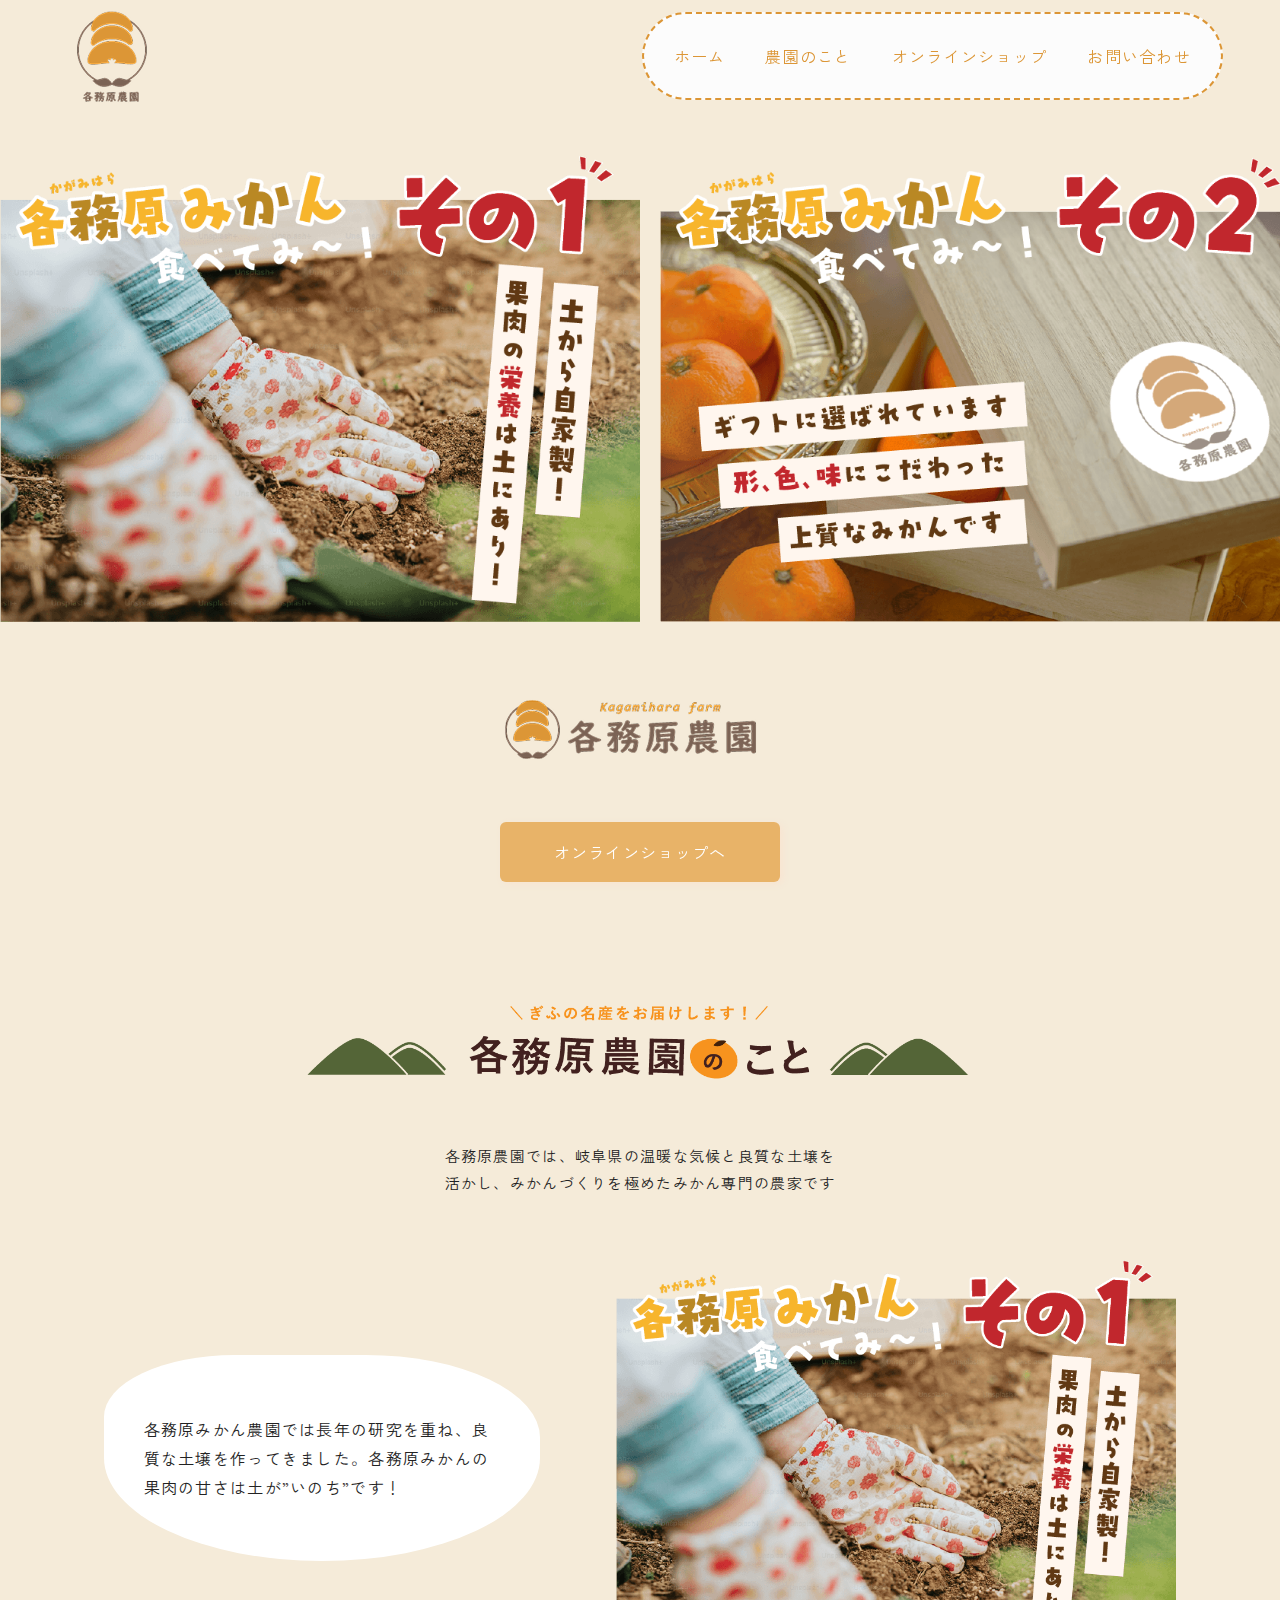
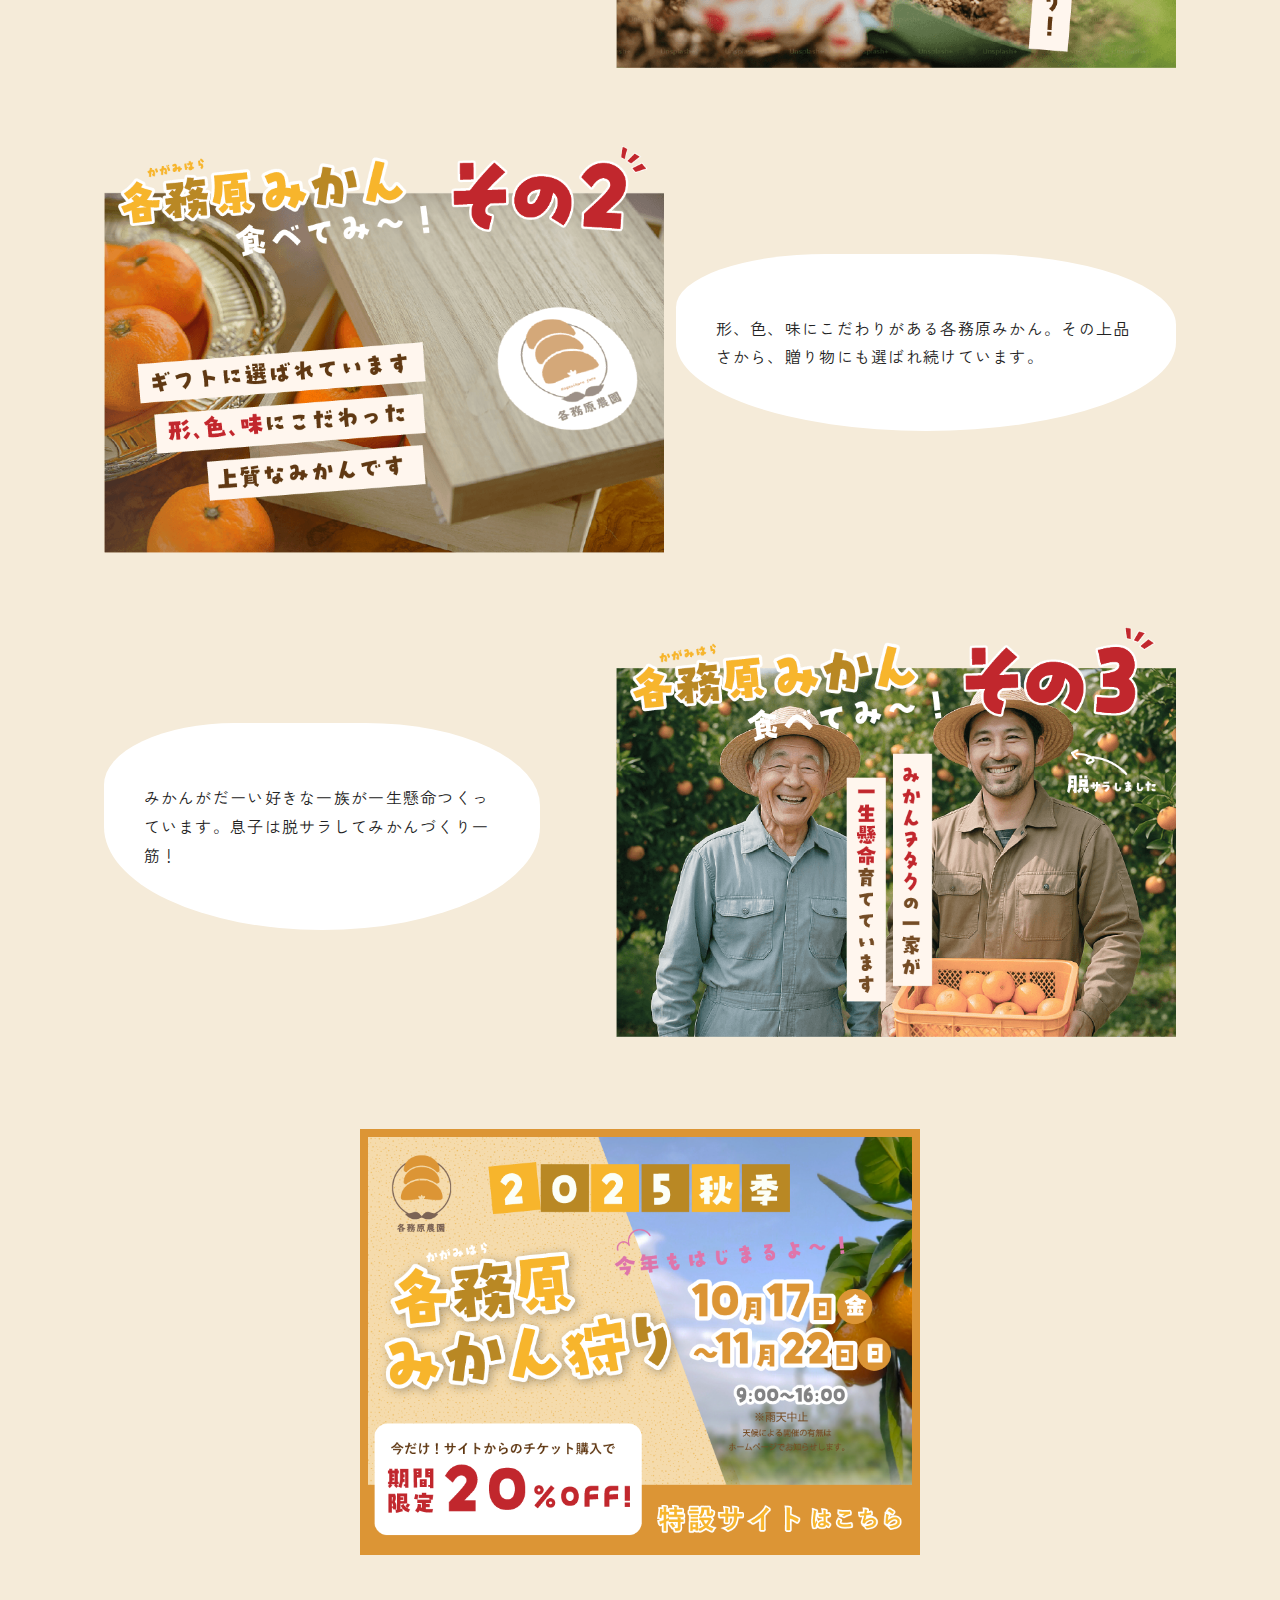
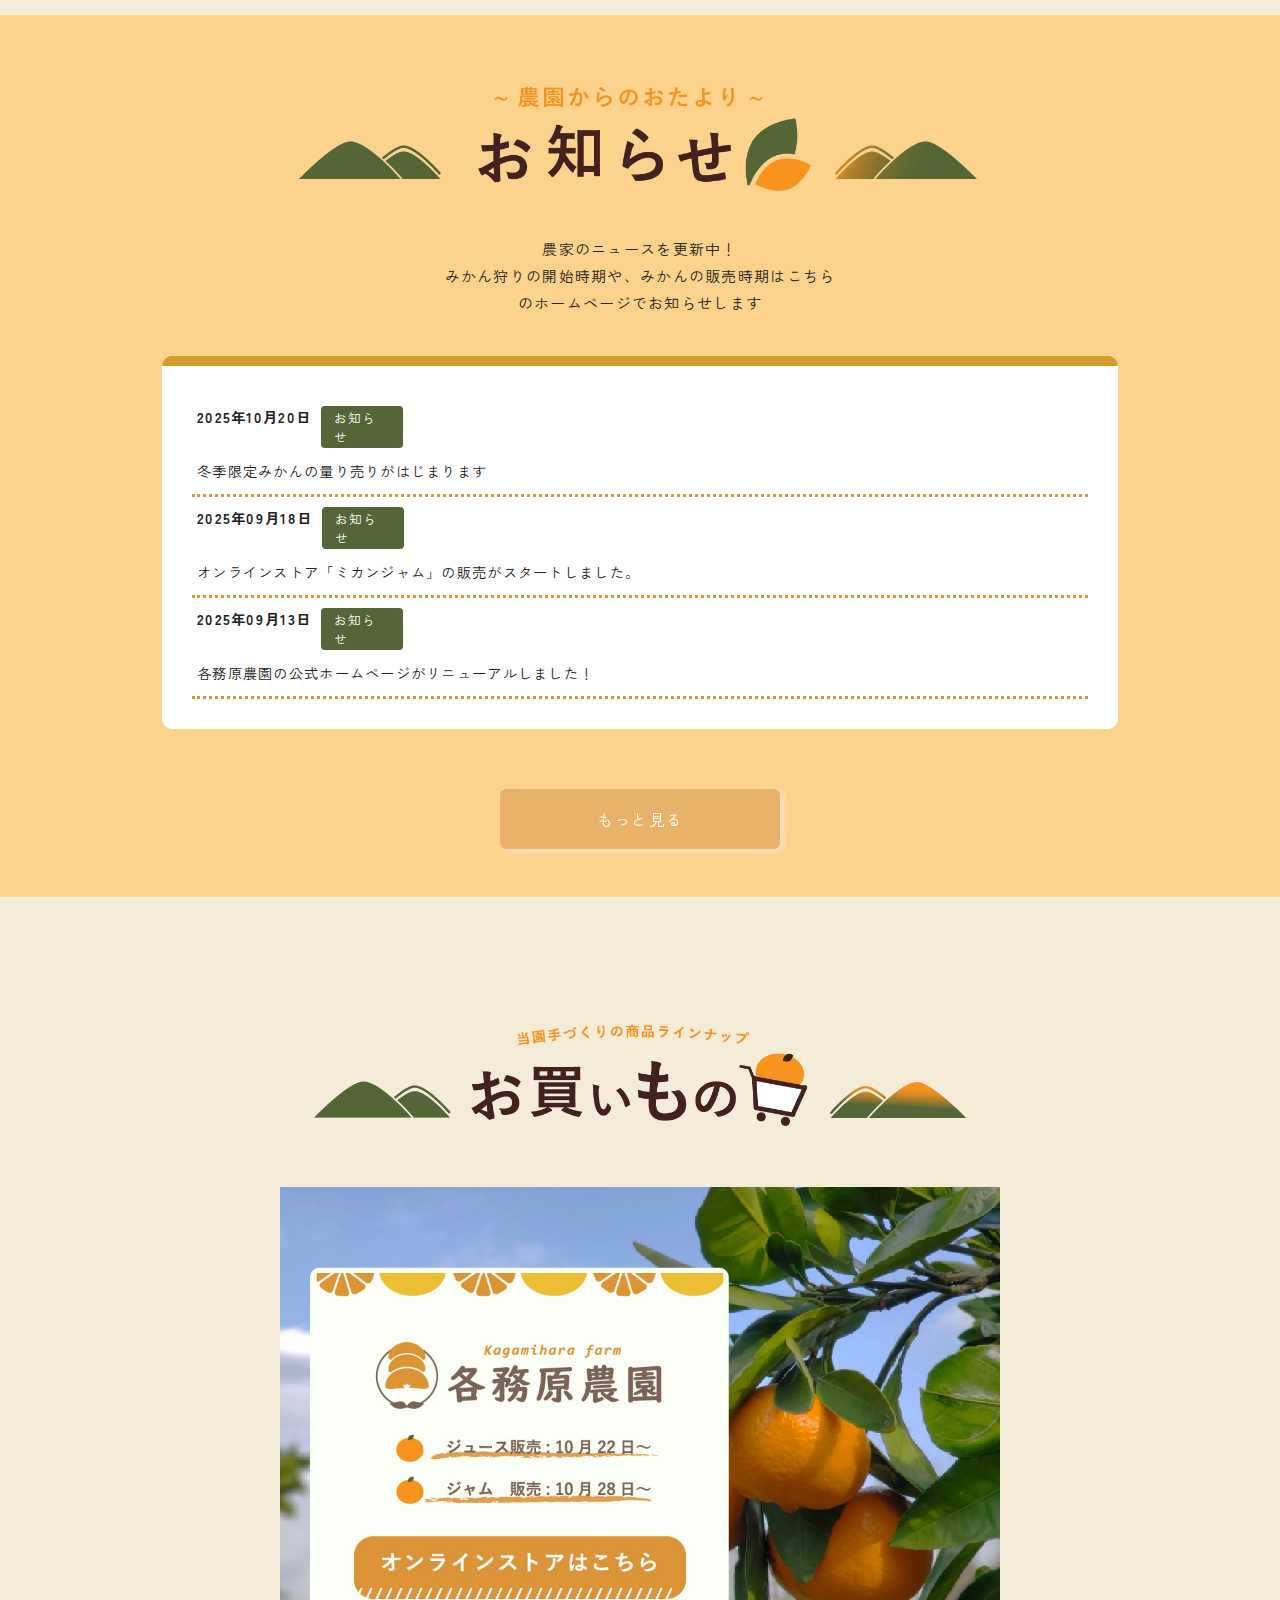
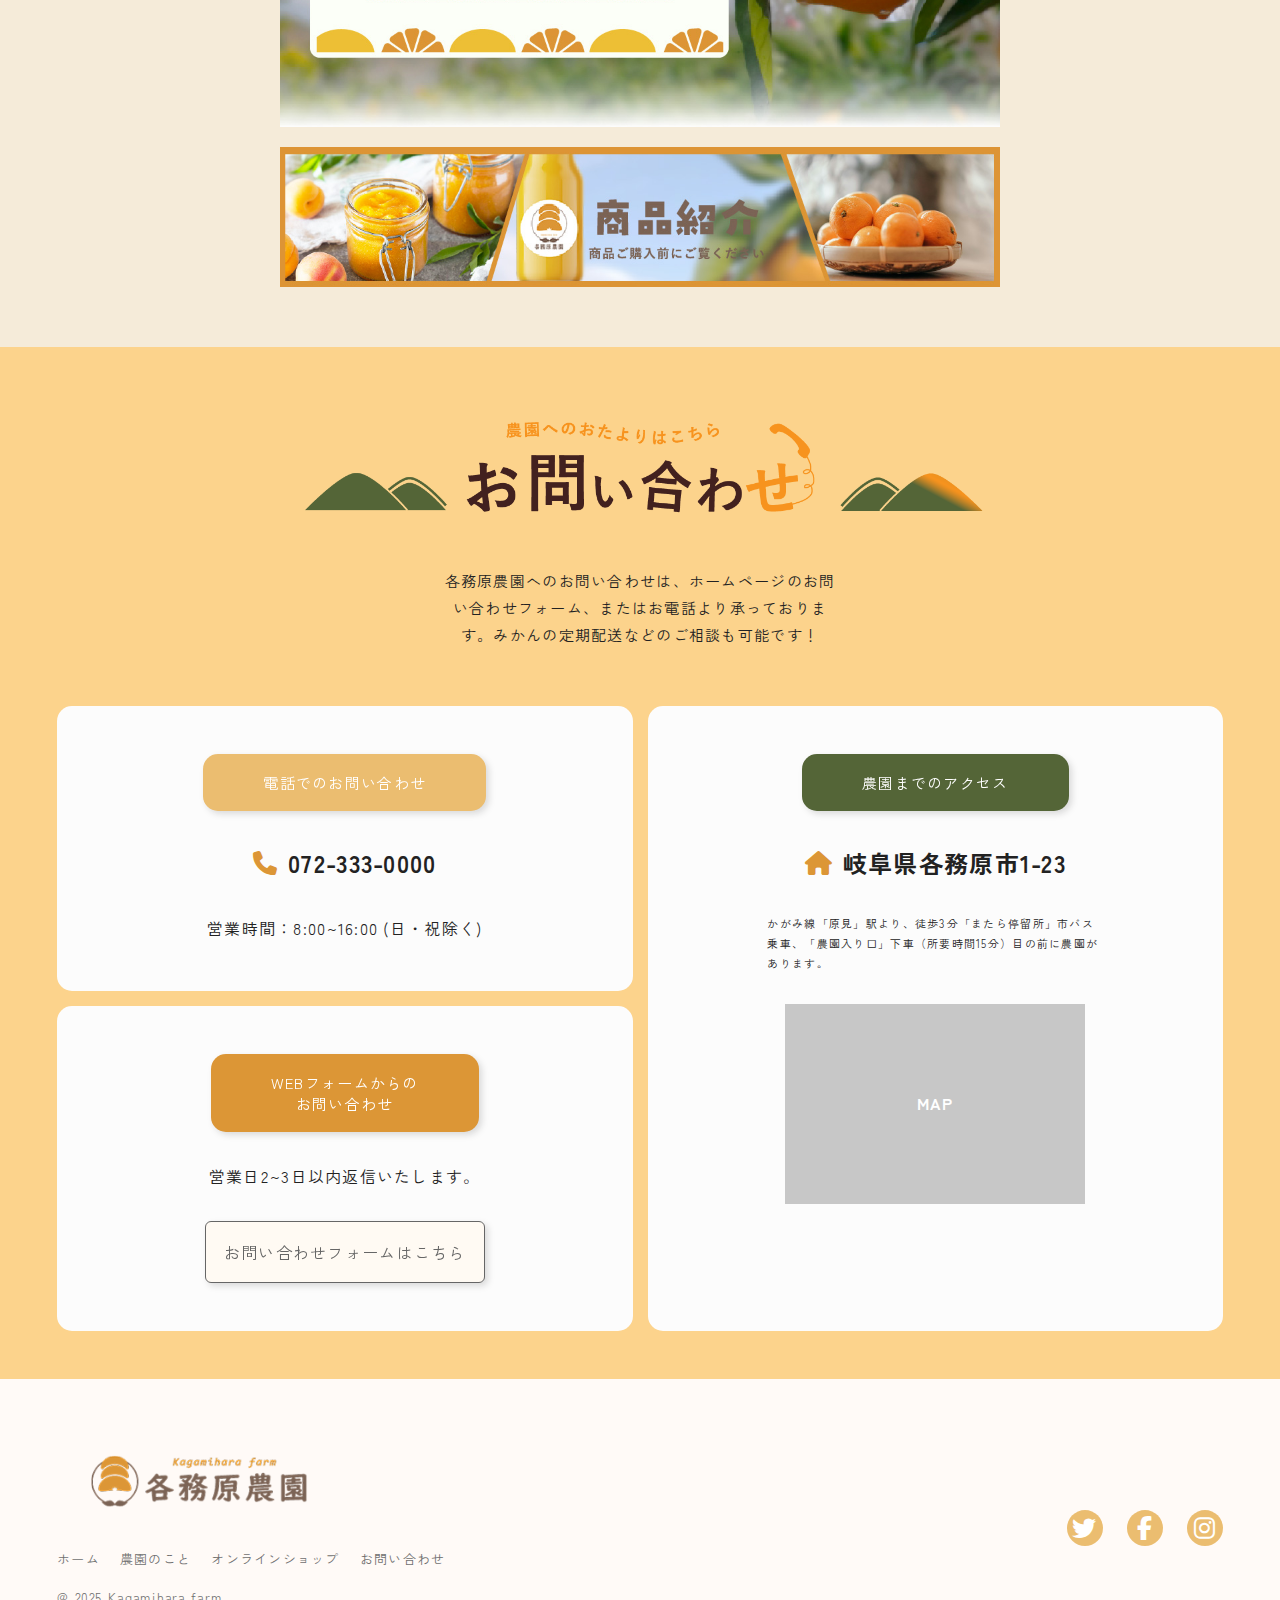
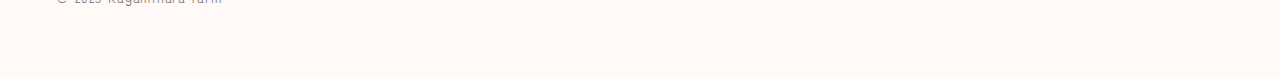
<file: index.html>
<!DOCTYPE html>
<html lang="ja">

<head>
    <meta charset="UTF-8">
    <meta name="viewport" content="width=device-width, initial-scale=1.0">
    <title>各務原みかん農園</title>

    <link rel="preconnect" href="https://fonts.gstatic.com">
    <link rel="preconnect" href="https://fonts.googleapis.com">
    <link rel="preconnect" href="https://fonts.gstatic.com" crossorigin>
    <link href="https://fonts.googleapis.com/css2?family=Zen+Kaku+Gothic+New&display=swap" rel="stylesheet">

    <link href="https://use.fontawesome.com/releases/v5.15.3/css/all.css"
        integrity="sha384-SZXxX4whJ79/gErwcOYf+zWLeJdY/qpuqC4cAa9rOGUstPomtqpuNWT9wdPEn2fk" crossorigin="anonymous"
        rel="stylesheet">
    <link rel="stylesheet" href="https://cdnjs.cloudflare.com/ajax/libs/font-awesome/6.5.1/css/all.min.css">

    <link href="css/style.css" rel="stylesheet">

</head>

<body>
    <!-- header-->
    <header class="header">
        <div class="header-container w-container">
            <div class="site">
                <a href="index.html">
                    <img src="images/logo.png" alt="各務原みかん農園" width="112" height="112">
                </a>
            </div>
            <button class="navbtn" onClick="document.querySelector('html').classList.toggle('open')">
                <i class="fas fa-bars"></i>
                <i class="fas fa-times"></i>
                <span class="sr-only">MENU</span>
            </button>

            <!-- nav -->
            <nav class="nav">
                <ul>
                    <li><a href="index.html">ホーム</a></li>
                    <li><a href="index.html#about">農園のこと</a></li>
                    <li><a href="goods.html">オンラインショップ</a></li>
                    <li><a href="contact.html">お問い合わせ</a></li>
                </ul>
            </nav>
        </div>
    </header>

    <!-- first view -->
    <section class="hero">
        <div class="scroll-infinity">
            <div class="scroll-infinity__wrap">
                <ul class="scroll-infinity__list scroll-infinity__list--left">
                    <li class="scroll-infinity__item"><img src="images/sono1.png" /></li>
                    <li class="scroll-infinity__item"><img src="images/sono2.png" /></li>
                    <li class="scroll-infinity__item"><img src="images/sono3.png" /></li>
                </ul>
                <ul class="scroll-infinity__list scroll-infinity__list--left">
                    <li class="scroll-infinity__item"><img src="images/sono1.png" /></li>
                    <li class="scroll-infinity__item"><img src="images/sono2.png" /></li>
                    <li class="scroll-infinity__item"><img src="images/sono3.png" /></li>
                </ul>
            </div>
        </div>
        <div class="hero-container">
            <p><img src="images/logo_yoko.png" alt="各務原みかん農園"></p>
            <a href="goods.html" class="btn">オンラインショップへ</a>
        </div>
    </section>

    <!-- about page -->
    <section class="about" id="about">
        <div class="about-container w-container">
            <div class="header-set">
                <h1 class="h1-img"><img src="images/nouen.png" alt=""></h1>
                <p>各務原農園では、岐阜県の温暖な気候と良質な土壌を活かし、みかんづくりを極めたみかん専門の農家です</p>
            </div>
            <section class="about-text">
                <div class="about-text-container w-container">
                    <p class="radius-text">各務原みかん農園では長年の研究を重ね、良質な土壌を作ってきました。各務原みかんの果肉の甘さは土が”いのち”です！</p>
                    <img src="images/sono1.png" alt="農園の特徴1" width="560" height="420">
                </div>
            </section>
            <section class="about-text">
                <div class="about-text-container reverse w-container">
                    <p class="radius-text">形、色、味にこだわりがある各務原みかん。その上品さから、贈り物にも選ばれ続けています。</p>
                    <img src="images/sono2.png" alt="農園の特徴2" width="560" height="420">
                </div>
            </section>
            <section class="about-text">
                <div class="about-text-container w-container">
                    <p class="radius-text">みかんがだーい好きな一族が一生懸命つくっています。息子は脱サラしてみかんづくり一筋！</p>
                    <img src="images/sono3.png" alt="農園の特徴3" width="560" height="420">
                </div>
            </section>
        </div>
    </section>

    <!-- banner -->
    <section class="banner">
        <a href=""><img src="images/mikanz_gari.png" alt="ミカン農園特設サイト" width="560" height="420"></a>
    </section>

    <!-- infomation -->
    <section class="information">
        <div class="info-container">
            <div class="header-set">
                <h1 class="h1-img"><img src="images/info.png" alt=""></h1>
                <p>農家のニュースを更新中！<br>
                    みかん狩りの開始時期や、みかんの販売時期はこちらのホームページでお知らせします</p>
            </div>
            <div class="time-set">
                <li><time datetime="2015-09-20">2025年10月20日</time>
                    <a href="#">
                        <p>冬季限定みかんの量り売りがはじまります</p>
                    </a>
                </li>
                <li><time datetime="2015-09-18">2025年09月18日</time>
                    <a href="#">
                        <p>オンラインストア「ミカンジャム」の販売がスタートしました。</p>
                    </a>
                </li>
                <li><time datetime="2015-09-13">2025年09月13日</time>
                    <a href="#">
                        <p>各務原農園の公式ホームページがリニューアルしました！</p>
                    </a>
                </li>
            </div>
            <a href="#" class="btn">もっと見る</a>
        </div>
    </section>

    <!-- shopping -->
    <section class="shopping">
        <div class="shop-container w-container">
            <h1 class="h1-img"><img src="images/shop.png" alt=""></h1>
            <a href="goods.html"><img src="images/onlinestore.jpg" alt="オンラインショップ" width="720" height="540"></a>
            <a href="goods.html"><img src="images/goods.jpg" alt="商品紹介" width="720" height="140"></a>
        </div>
    </section>

    <!-- contact -->

    <section class="contact" id="contact">
        <div class="contact-container">
            <div class="header-set">
                <h1 class="h1-img"><img src="images/contact.png" alt=""></h1>
                <p>各務原農園へのお問い合わせは、ホームページのお問い合わせフォーム、またはお電話より承っております。みかんの定期配送などのご相談も可能です！
            </div>

            <div class="contact-set-box w-container">
                <div class="contact-box1">
                    <h2 class="contact-title">電話でのお問い合わせ</h2>
                    <div class="contact-icon">
                        <i class="fa-solid fa-phone" style="color: #DC9636;"></i>
                        <p>072-333-0000</p>
                    </div>
                    <p>営業時間：8:00~16:00 (日・祝除く)</p>
                </div>

                <div class="contact-box2">
                    <h2 class="contact-title">WEBフォームからの<br>お問い合わせ</h2>
                    <p>営業日2~3日以内返信いたします。</p>
                    <a href="contact.html" class="accent">お問い合わせフォームはこちら</a>
                </div>

                <div class="contact-box3">
                    <h2 class="contact-title">農園までのアクセス</h2>
                    <div class="contact-icon">
                        <i class="fa-solid fa-house" style="color: #DC9636;"></i>
                        <p>岐阜県各務原市1-23</p>
                    </div>
                    <p>かがみ線「原見」駅より、徒歩3分「またら停留所」市バス乗車、「農園入り口」下車（所要時間15分）目の前に農園があります。</p>
                    <figure>
                        <p>MAP</p>
                    </figure>
                </div>
            </div>
        </div>
    </section>

    <!-- フッター -->
    <footer class="footer">
        <div class="footer-container w-container">
            <div class="footer-site">
                <a href="index.html">
                    <img src="images/logo_yoko.png" alt="各務原みかん農園" width="300" height="70">
                </a>
            </div>

            <ul class="footer-sns">
                <li>
                    <a href="#">
                        <i class="fab fa-twitter"></i>
                        <span class="sr-only">Twitter</span>
                    </a>
                </li>
                <li>
                    <a href="#">
                        <i class="fab fa-facebook-f"></i>
                        <span class="sr-only">Facebook</span>
                    </a>
                </li>
                <li>
                    <a href="#">
                        <i class="fab fa-instagram"></i>
                        <span class="sr-only">Instagram</span>
                    </a>
                </li>
            </ul>

            <ul class="footer-menu">
                <li><a href="index.html">ホーム</a></li>
                <li><a href="index.html#about">農園のこと</a></li>
                <li><a href="goods.html">オンラインショップ</a></li>
                <li><a href="contact.html">お問い合わせ</a></li>
            </ul>

            <div class="footer-copy">
                @ 2025 Kagamihara farm
            </div>
        </div>
    </footer>

</body>

</html>
</file>
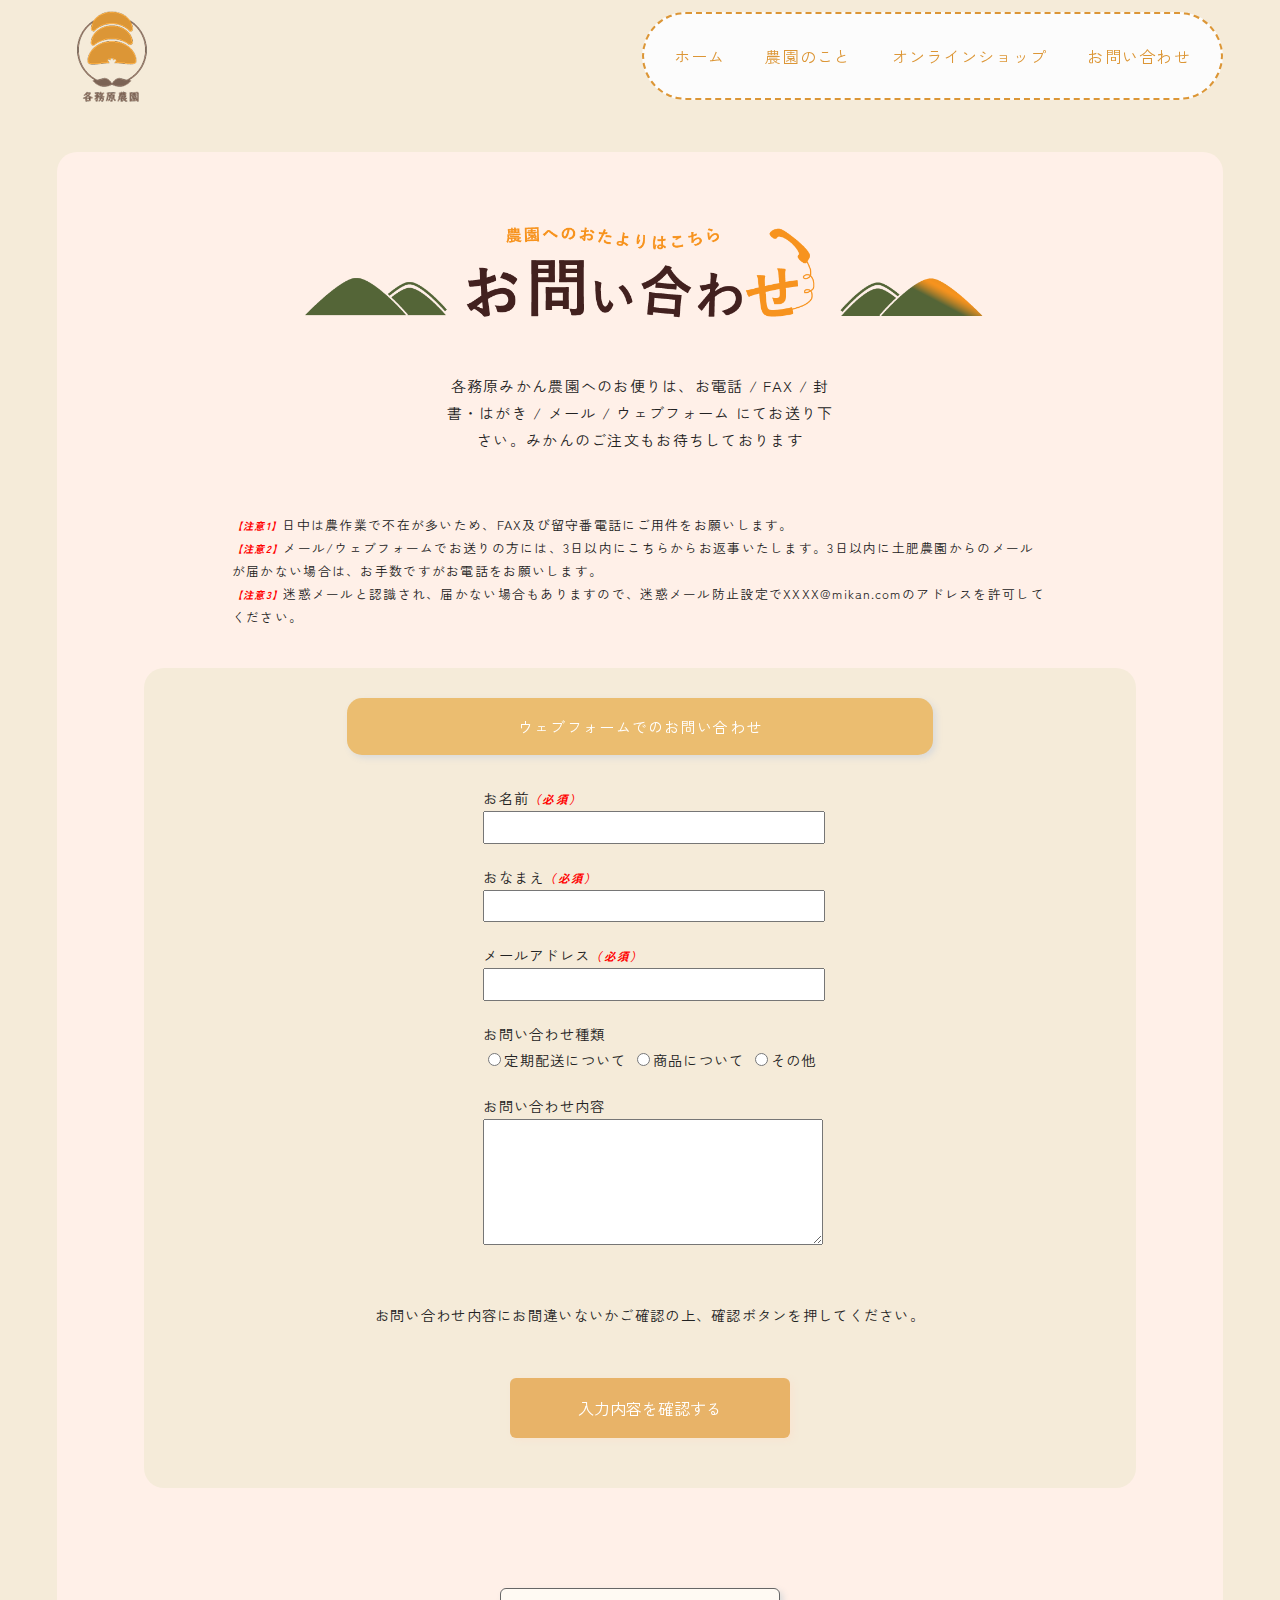
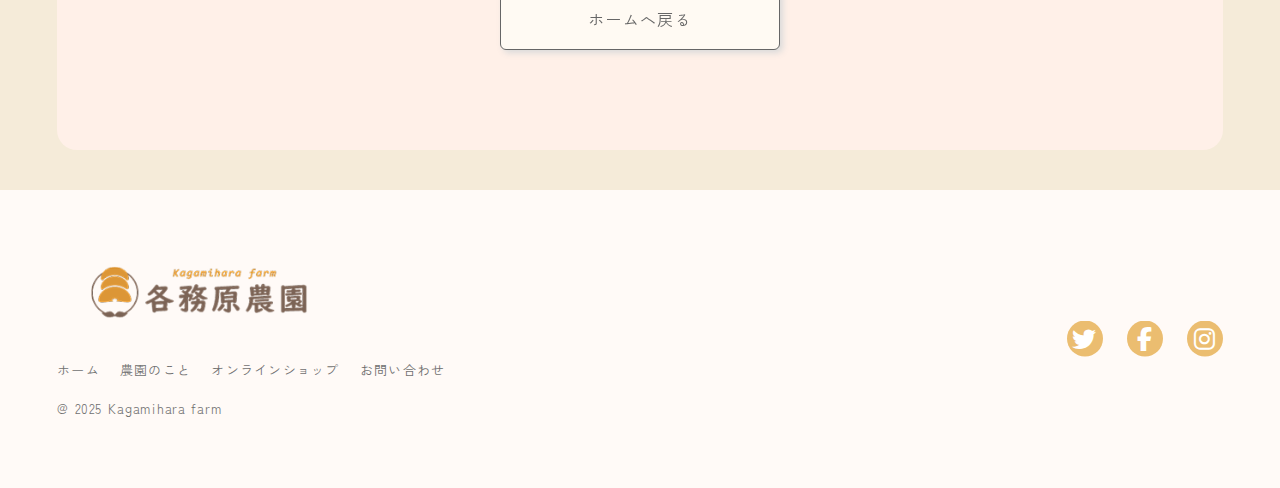
<file: contact.html>
<!DOCTYPE html>
<html lang="ja">

<head>
    <meta charset="UTF-8">
    <meta name="viewport" content="width=device-width, initial-scale=1.0">
    <title>各務原みかん農園 -お問い合わせ-</title>

    <link rel="preconnect" href="https://fonts.gstatic.com">
    <link rel="preconnect" href="https://fonts.googleapis.com">
    <link rel="preconnect" href="https://fonts.gstatic.com" crossorigin>
    <link href="https://fonts.googleapis.com/css2?family=Zen+Kaku+Gothic+New&display=swap" rel="stylesheet">

    <link href="https://use.fontawesome.com/releases/v5.15.3/css/all.css"
        integrity="sha384-SZXxX4whJ79/gErwcOYf+zWLeJdY/qpuqC4cAa9rOGUstPomtqpuNWT9wdPEn2fk" crossorigin="anonymous"
        rel="stylesheet">
    <link rel="stylesheet" href="https://cdnjs.cloudflare.com/ajax/libs/font-awesome/6.5.1/css/all.min.css">

    <link href="css/style.css" rel="stylesheet">
</head>

<body>

    <!-- header-->
    <header class="header">
        <div class="header-container w-container">
            <div class="site">
                <a href="index.html">
                    <img src="images/logo.png" alt="各務原みかん農園" width="112" height="112">
                </a>
            </div>
            <button class="navbtn" onClick="document.querySelector('html').classList.toggle('open')">
                <i class="fas fa-bars"></i>
                <i class="fas fa-times"></i>
                <span class="sr-only">MENU</span>
            </button>

            <!-- nav -->
            <nav class="nav">
                <ul>
                    <li><a href="index.html">ホーム</a></li>
                    <li><a href="index.html#about">農園のこと</a></li>
                    <li><a href="goods.html">オンラインショップ</a></li>
                    <li><a href="contact.html">お問い合わせ</a></li>
                </ul>
            </nav>
        </div>
    </header>

    <section class="contact-form w-container">
        <div class="contact-form-box">
            <div class="header-set">
                <h1 class="h1-img"><img src="images/contact.png" alt="お問い合わせ"></h1>
                <p>各務原みかん農園へのお便りは、お電話 / FAX / 封書・はがき / メール / ウェブフォーム にてお送り下さい。みかんのご注文もお待ちしております</p>
            </div>
            <div class="info-message">
                <p><em>【注意1】</em>日中は農作業で不在が多いため、FAX及び留守番電話にご用件をお願いします。</p>
                <p><em>【注意2】</em>メール/ウェブフォームでお送りの方には、3日以内にこちらからお返事いたします。3日以内に土肥農園からのメールが届かない場合は、お手数ですがお電話をお願いします。</p>
                <p><em>【注意3】</em>迷惑メールと認識され、届かない場合もありますので、迷惑メール防止設定でXXXX@mikan.comのアドレスを許可してください。</p>
            </div>
            <div class="form">
                <h2 class="contact-title">ウェブフォームでのお問い合わせ</h2>
                <div class="input-form">
                    <form action="#">
                        <p><label>お名前<em>（必須）</em><br>
                                <input type="text" name="name" required></label></p>
                        <p><label>おなまえ<em>（必須）</em><br>
                                <input type="text" name="name" required></label></p>
                        <p><label>メールアドレス<em>（必須）</em><br>
                                <input type="email" name="mail" required></label></p>
                        <p>お問い合わせ種類<br>
                            <label><input type="radio" name="kind" value="0">定期配送について</label>
                            <label><input type="radio" name="kind" value="1">商品について</label>
                            <label><input type="radio" name="kind" value="2">その他</label>
                        </p>
                        <p><label>お問い合わせ内容<br>
                                <textarea name="comment"></textarea></label></p>
                    </form>
                    <p>お問い合わせ内容にお間違いないかご確認の上、確認ボタンを押してください。</p>
                    <p><input type="submit" class="btn" value="入力内容を確認する"></p>
                </div>
            </div>
            <div class="btn-section">
                <a href="index.html" class="accent">ホームへ戻る</a>
            </div>
        </div>
    </section>


















    <!-- フッター -->
    <footer class="footer">
        <div class="footer-container w-container">
            <div class="footer-site">
                <a href="index.html">
                    <img src="images/logo_yoko.png" alt="各務原みかん農園" width="300" height="70">
                </a>
            </div>

            <ul class="footer-sns">
                <li>
                    <a href="#">
                        <i class="fab fa-twitter"></i>
                        <span class="sr-only">Twitter</span>
                    </a>
                </li>
                <li>
                    <a href="#">
                        <i class="fab fa-facebook-f"></i>
                        <span class="sr-only">Facebook</span>
                    </a>
                </li>
                <li>
                    <a href="#">
                        <i class="fab fa-instagram"></i>
                        <span class="sr-only">Instagram</span>
                    </a>
                </li>
            </ul>

            <ul class="footer-menu">
                <li><a href="index.html">ホーム</a></li>
                <li><a href="index.html#about">農園のこと</a></li>
                <li><a href="goods.html">オンラインショップ</a></li>
                <li><a href="contact.html">お問い合わせ</a></li>
            </ul>

            <div class="footer-copy">
                @ 2025 Kagamihara farm
            </div>
        </div>
    </footer>

</body>

</html>
</file>
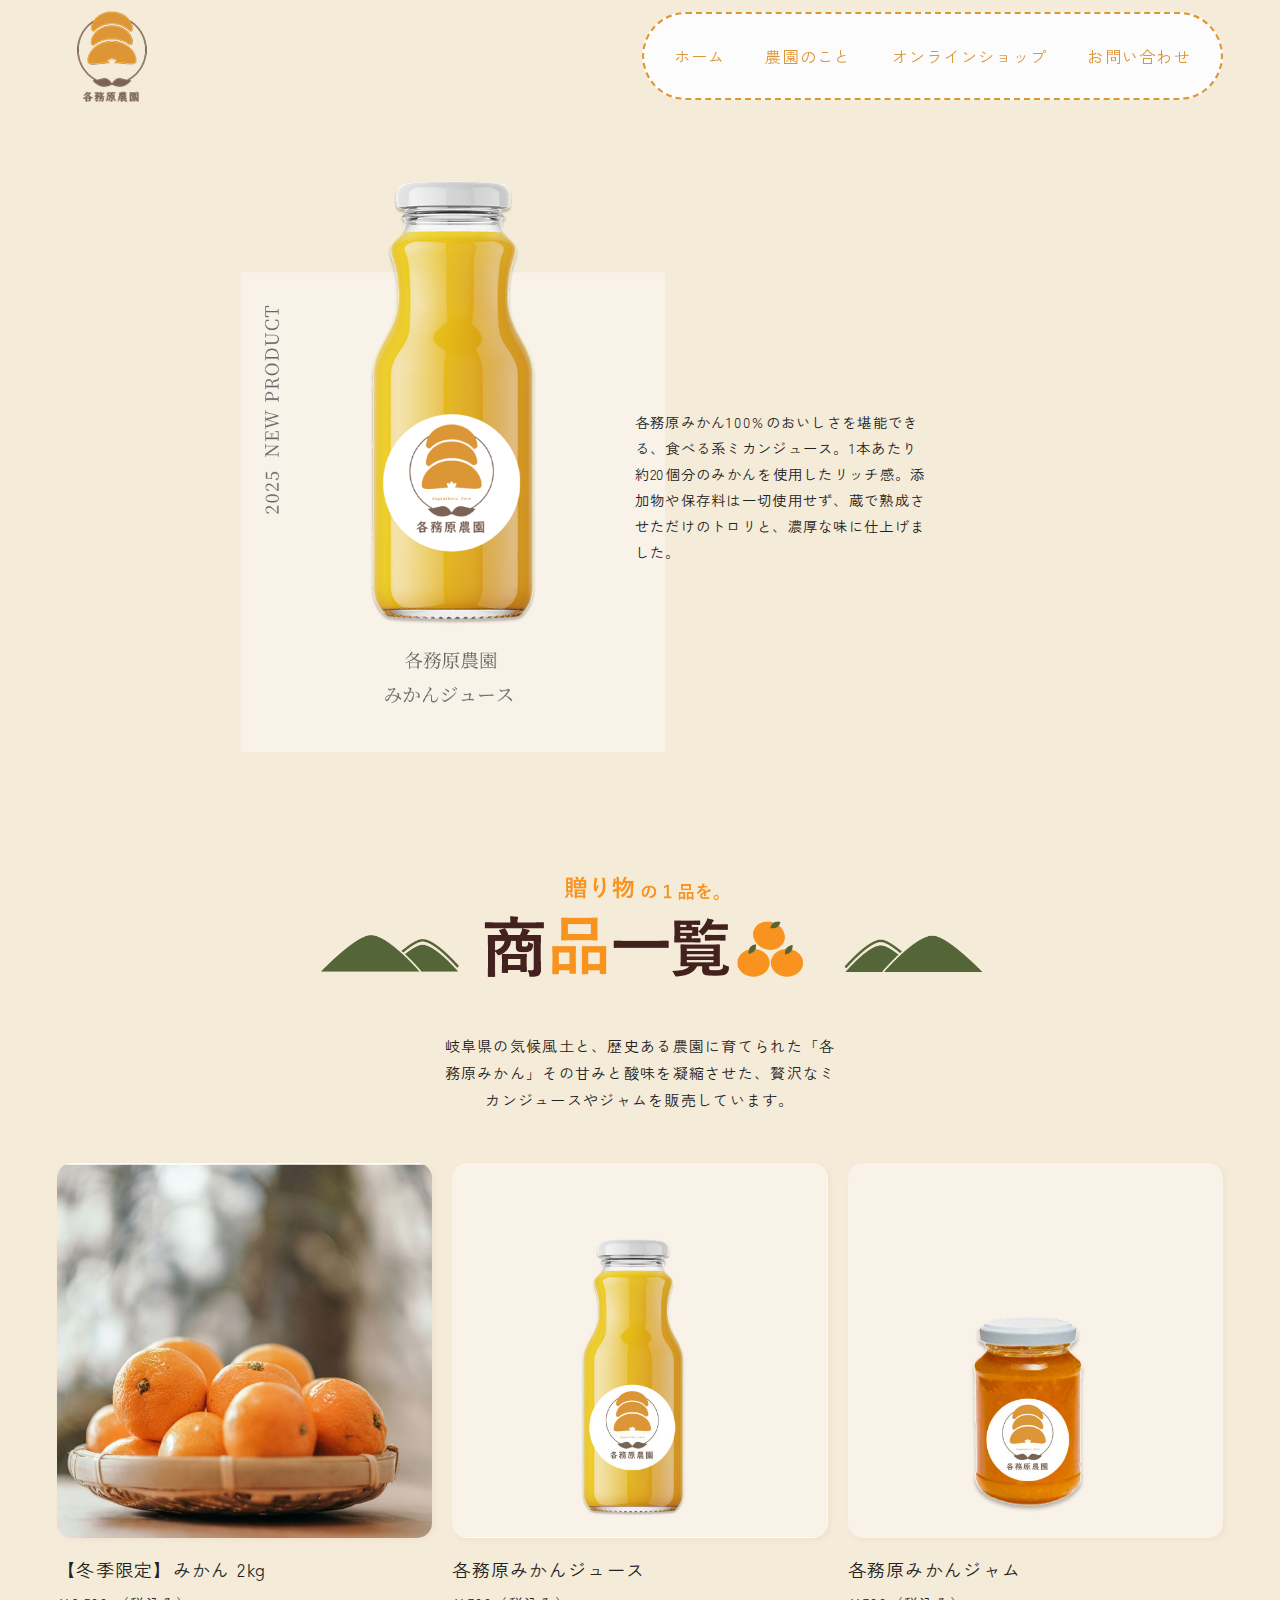
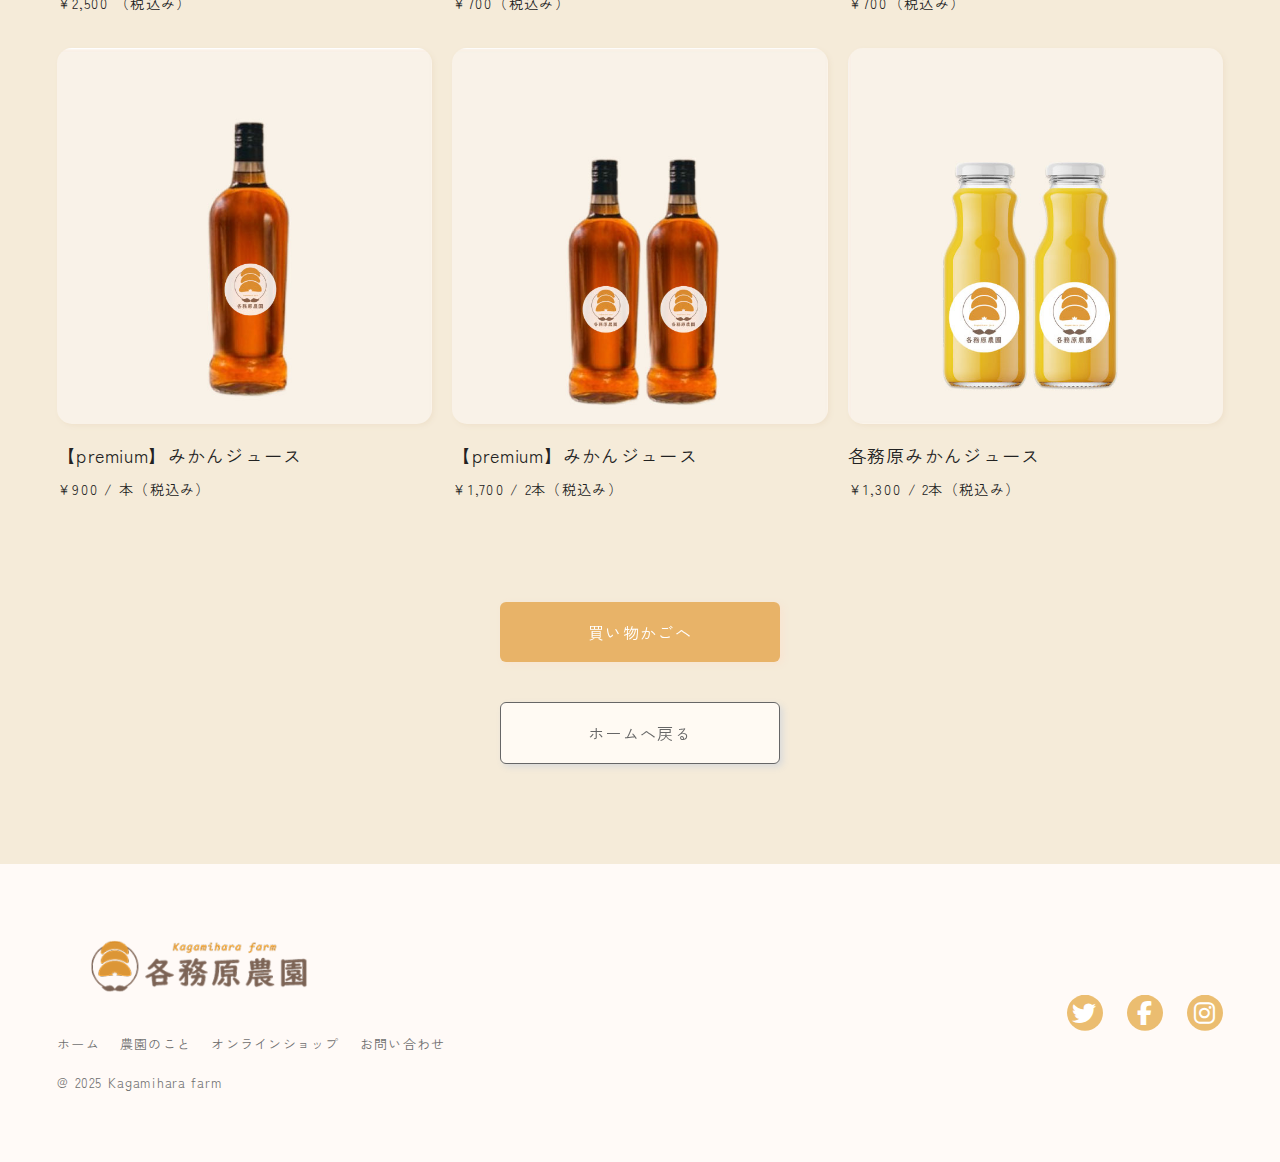
<file: goods.html>
<!DOCTYPE html>
<html lang="ja">

<head>
    <meta charset="UTF-8">
    <meta name="viewport" content="width=device-width, initial-scale=1.0">
    <title>各務原みかん農園 -オンラインショップ-</title>

    <link rel="preconnect" href="https://fonts.gstatic.com">
    <link rel="preconnect" href="https://fonts.googleapis.com">
    <link rel="preconnect" href="https://fonts.gstatic.com" crossorigin>
    <link href="https://fonts.googleapis.com/css2?family=Zen+Kaku+Gothic+New&display=swap" rel="stylesheet">

    <link href="https://use.fontawesome.com/releases/v5.15.3/css/all.css"
        integrity="sha384-SZXxX4whJ79/gErwcOYf+zWLeJdY/qpuqC4cAa9rOGUstPomtqpuNWT9wdPEn2fk" crossorigin="anonymous"
        rel="stylesheet">
    <link rel="stylesheet" href="https://cdnjs.cloudflare.com/ajax/libs/font-awesome/6.5.1/css/all.min.css">

    <link href="css/style.css" rel="stylesheet">

</head>

<body>
    <!-- header-->
    <header class="header">
        <div class="header-container w-container">
            <div class="site">
                <a href="index.html">
                    <img src="images/logo.png" alt="各務原みかん農園" width="112" height="112">
                </a>
            </div>
            <button class="navbtn" onClick="document.querySelector('html').classList.toggle('open')">
                <i class="fas fa-bars"></i>
                <i class="fas fa-times"></i>
                <span class="sr-only">MENU</span>
            </button>

            <!-- nav -->
            <nav class="nav">
                <ul>
                    <li><a href="index.html">ホーム</a></li>
                    <li><a href="index.html#about">農園のこと</a></li>
                    <li><a href="goods.html">オンラインショップ</a></li>
                    <li><a href="contact.html">お問い合わせ</a></li>
                </ul>
            </nav>
        </div>
    </header>

    <!-- first view -->
    <section class="goods-fastview w-container">
        <img src="images/mikan_juice.png" alt="ミカンジュース" width="425" height="480"></img>
        <p>各務原みかん100%のおいしさを堪能できる、食べる系ミカンジュース。1本あたり約20個分のみかんを使用したリッチ感。添加物や保存料は一切使用せず、蔵で熟成させただけのトロリと、濃厚な味に仕上げました。</p>
    </section>

    <!-- goods page -->
    <section class="goods">
        <div class="goods-container w-container">
            <div class="header-set">
                <h1 class="h1-img"><img src="images/shouhin.png" alt=""></h1>
                <p>岐阜県の気候風土と、歴史ある農園に育てられた「各務原みかん」その甘みと酸味を凝縮させた、贅沢なミカンジュースやジャムを販売しています。</p>
            </div>

            <div class="goods-page">
                <article class="post">
                    <a href="#">
                        <figure>
                            <img src="images/mc_6.jpg" alt="" width="280" height="280">
                        </figure>
                        <h3>【冬季限定】みかん 2kg</h3>
                        <p>￥2,500 （税込み）</p>
                    </a>
                </article>
                <article class="post">
                    <a href="#">
                        <figure>
                            <img src="images/mc_1.jpg" alt="" width="280" height="280">
                        </figure>
                        <h3>各務原みかんジュース</h3>
                        <p>￥700（税込み）</p>
                    </a>
                </article>
                <article class="post">
                    <a href="#">
                        <figure>
                            <img src="images/mc_2.jpg" alt="" width="280" height="280">
                        </figure>
                        <h3>各務原みかんジャム</h3>
                        <p>￥700（税込み）</p>
                    </a>
                </article>
                <article class="post">
                    <a href="#">
                        <figure>
                            <img src="images/mc_3.jpg" alt="" width="280" height="280">
                        </figure>
                        <h3>【premium】みかんジュース</h3>
                        <p>￥900 / 本（税込み）</p>
                    </a>
                </article>
                <article class="post">
                    <a href="#">
                        <figure>
                            <img src="images/mc_4.jpg" alt="" width="280" height="280">
                        </figure>
                        <h3>【premium】みかんジュース</h3>
                        <p>￥1,700 / 2本（税込み）</p>
                    </a>
                </article>
                <article class="post">
                    <a href="#">
                        <figure>
                            <img src="images/mc_5.jpg" alt="" width="280" height="280">
                        </figure>
                        <h3>各務原みかんジュース</h3>
                        <p>￥1,300 / 2本（税込み）</p>
                    </a>
                </article>
            </div>
            <div class="btn-section">
                <a href="#" class="btn">買い物かごへ</a>
                <a href="index.html" class="accent">ホームへ戻る</a>
            </div>
        </div>
    </section>



    <!-- フッター -->
    <footer class="footer">
        <div class="footer-container w-container">
            <div class="footer-site">
                <a href="index.html">
                    <img src="images/logo_yoko.png" alt="各務原みかん農園" width="300" height="70">
                </a>
            </div>

            <ul class="footer-sns">
                <li>
                    <a href="#">
                        <i class="fab fa-twitter"></i>
                        <span class="sr-only">Twitter</span>
                    </a>
                </li>
                <li>
                    <a href="#">
                        <i class="fab fa-facebook-f"></i>
                        <span class="sr-only">Facebook</span>
                    </a>
                </li>
                <li>
                    <a href="#">
                        <i class="fab fa-instagram"></i>
                        <span class="sr-only">Instagram</span>
                    </a>
                </li>
            </ul>

            <ul class="footer-menu">
                <li><a href="index.html">ホーム</a></li>
                <li><a href="index.html#about">農園のこと</a></li>
                <li><a href="shop.html">オンラインショップ</a></li>
                <li><a href="contact.html">お問い合わせ</a></li>
            </ul>

            <div class="footer-copy">
                @ 2025 Kagamihara farm
            </div>
        </div>
    </footer>

</body>

</html>
</file>
<file: css/style.css>
@charset 'utf-8';


/* 基本 */
:root {
	--v-space: clamp(90px, 9vw, 120px);
}

body {
	margin: 0;
	background-color: rgb(245, 235, 217);
	color: #222222;
	font-family: "Zen Kaku Gothic New", sans-serif;
	letter-spacing: 0.08em;
}

h1,
h2,
h3,
h4,
h5,
h6,
p,
figure,
ul,
li {
	margin: 0;
	padding: 0;
	list-style: none;
}

p {
	line-height: 1.8;
}

a {
	color: inherit;
	text-decoration: none;
}

em {
	font-size: 0.8em;
	font-weight: bold;
	color: red;
}

a:hover {
	filter: brightness(90%) contrast(120%);
}

.nav li a::after {
  background-color: #fcd38c; 
  bottom: -6px; 
  content: ""; 
  height: 2px;
  left: 0; 
  opacity: 0; 
  position: absolute; 
  transition: all .3s; 
  width: 100%; 
}

.nav li a:hover::after {
  bottom: -4px; 
  opacity: 1; 
}


img {
	display: block;
	max-width: 100%;
	height: auto;
}

.h1-img img {
	width: 720px;
	height: 180px;
	object-fit: cover;
	margin-top: 30px;
}

@media (max-width:767px) {
	.h1-img img {
		width: 380px;
	}

}

.header-set {
	display: flex;
	flex-direction: column;
	justify-content: center;
	align-items: center;
	gap: 10px;

	>p {
		width: min(90%, 400px);
		margin-bottom: 20px;
		text-align: center;
		font-size: min(3vw, 15px);
	}
}



/* 背景色 */
section .info-container,
section .contact-container {
	background-color: #fcd38c;
	padding-bottom: 3em;
}



/* 横幅と左右の余白 */
.w-container {
	width: min(92%, 1166px);
	margin: auto;
	/* position: relative; */
}



/* ヘッダー */
.header {
	height: 112px;
	position: sticky;
	z-index: 100;
	top: 0;
}

.header-container {
	display: flex;
	justify-content: space-between;
	align-items: center;
	height: 100%;
}



/* ナビゲーションボタン */
.navbtn {
	padding: 0;
	outline: none;
	border: none;
	background: transparent;
	cursor: pointer;
	color: #fcd38c;
	font-size: 35px;
}

.open .navbtn {
	z-index: 110;
	color: #DC9636;
}

.navbtn .fa-bars {
	display: revert;
}

.open .navbtn .fa-bars {
	display: none;
}

.navbtn .fa-times {
	display: none;
}

.open .navbtn .fa-times {
	display: revert;
}

@media (min-width: 768px) {
	.navbtn {
		display: none;
	}
}

/* ナビゲーションメニュー：モバイル */
@media (max-width: 767px) {
	.nav {
		position: fixed;
		inset: 0 -100% 0 100%;
		z-index: 100;
		background-color: #F5EBD9;
		transition: transform 0.3s;
	}

	.open .nav {
		transform: translate(-100%, 0);
	}

	.open body {
		position: fixed;
		overflow: hidden;
	}

	.nav ul {
		display: flex;
		flex-direction: column;
		justify-content: center;
		align-items: center;
		height: 100%;
		gap: 40px;
		color: #DC9636;
	}
}

/* ナビゲーションメニュー：PC */
@media (min-width: 768px) {
	.nav ul {
		background-color: #fcfcfc;
		border: 2px dashed #DC9636;
		padding: 30px;
		border-radius: 60px;
		display: flex;
		gap: 40px;
		color: #DC9636;
	}
}




/* ファーストビュー*/
.hero {
	height: auto;
}

.hero-container {
	display: grid;
	justify-items: center;
	align-content: center;
	height: auto;
	margin-top: 30px;
	padding: 40px;

	>p {
		margin-bottom: 60px;
	}
}



@keyframes infinity-scroll-left {
	from {
		transform: translateX(0);
	}

	to {
		transform: translateX(-100%);
	}
}

.scroll-infinity__wrap {
	margin-top: 30px;
	display: flex;
	overflow: hidden;
}

.scroll-infinity__list {
	display: flex;
	list-style: none;
	padding: 0
}

.scroll-infinity__list--left {
	animation: infinity-scroll-left 80s infinite linear 0.5s both;
}

.scroll-infinity__item {
	width: calc(100vw / 2);
	margin-right: 20px;
}

@media (max-width:767px) {
	.scroll-infinity__item {
	width: calc(100vw / 1);
	margin-right: 10px;
}
}

.scroll-infinity__item>img {
	width: 100%;
}



/* ボタン */
.btn {
	display: block;
	width: 280px;
	padding: 18px 16px;
	box-sizing: border-box;
	border-radius: 6px;
	background-color: #e8b368;
	color: #ffffff;
	font-size: 16px;
	text-align: center;
	font-family: "Zen Kaku Gothic New", sans-serif;
	border: none;
	filter: drop-shadow(3px 2px 3px #f8e4d1);
}

.accent {
	display: block;
	width: 280px;
	padding: 18px 16px;
	box-sizing: border-box;
	border-radius: 6px;
	background-color: #fffaf3;
	border: 1px solid #666;
	color: #666;
	font-size: 16px;
	text-align: center;
	filter: drop-shadow(3px 3px 3px #dadada);
}



/* about page */

.about-text {
	padding: 2em 0;
	display: flex;
	gap: 10px;
}

.about-text-container {
	display: flex;
	gap: clamp(45px, 6vw, 80px);
	align-items: center;
}

.radius-text {
	width: 80%;
	background-color: #fff;
	border-radius: 30% 40% 50% 50%;
	padding: 60px 40px;
}


@media (min-width: 768px) {
	.about-text-container {
		flex-direction: row;
		align-items: center;
	}

	.about-text-container.reverse {
		flex-direction: row-reverse;
		gap: 12px;
	}

	.about-text-container>.radius-text {
		flex: 1;
		min-width: 17em;
	}

	.about-text-container>.img {
		flex: 2;
	}
}

@media (max-width: 768px) {
	.radius-text {
		display: none;
	}
}


/* banner / shopping */

.banner,
.shop-container {
	display: flex;
	flex-direction: column;
	justify-content: center;
	align-items: center;
	gap: 20px;
	padding: 60px 4%;
}


/* information */
.info-container {
	padding-bottom: 80px;
	display: flex;
	flex-direction: column;
	gap: 20px;
	justify-content: center;
	align-items: center;
}

.time-set {
	width: 70%;
	background-color: #fff;
	padding: 30px;
	border-radius: 10px;
	border-top: 10px solid #d19d2c;
	margin-bottom: 40px;
}

.time-set p:hover {
	text-decoration: underline;
}

@media (max-width:767px) {
	.info-container .time-set {
		width: 78%;
	}
}


.time-set li {
	border-bottom: 3px dotted #d19d2c;
	padding: 10px 5px;
	font-size: 0.9em;

	>time {
		margin-bottom: 10px;
		display: flex;
		gap: 10px;
		font-weight: bold;
	}
}

.time-set li time::after {
	content: "お知らせ";
	display: block;
	width: 4.5em;
	padding: 2px 1em;
	font-size: .875em;
	font-weight: normal;
	border-radius: 4px;
	color: #fff;
	background-color: #546537;
}



/* contact  */
.contact-set-box {
	margin-top: 3vw;
	display: grid;
	grid-template-rows: repeat(2, auto);
	grid-template-columns: repeat(2, 1fr);
	grid-auto-flow: column;
	gap: 15px;
}

.contact-title {
	width: auto;
	filter: drop-shadow(3px 3px 3px #dadada);
	padding: 18px 4em;
	border-radius: 15px;
	text-align: center;
	font-weight: normal;
	font-size: 15px;
	color: #fff;
}

.contact-box1,
.contact-box2,
.contact-box3 {
	background-color: #fcfcfc;
	height: auto;
	padding: 3em;
	border-radius: 15px;

	display: flex;
	flex-direction: column;
	justify-items: center;
	align-items: center;
	gap: 30px;
}

.contact-box3 {
	grid-row: 1/-1;

	>p {
		width: 70%;
		font-size: 11px;
	}
}

.contact-box1 .contact-title {
	background-color: #EBBD70;
}

.contact-box2 .contact-title {
	background-color: #DC9636;
}

.contact-box3 .contact-title {
	background-color: #546537;
}

.contact-icon {
	font-size: 1.5em;
	font-weight: bold;
	display: flex;
	flex-direction: row;
	align-items: center;
	gap: 10px;
}

.contact-box3 figure {
	width: 300px;
	height: 200px;
	background-color: #c7c7c7;
	display: flex;
	justify-content: center;
	align-items: center;

	>p {
		color: #fff;
		font-weight: bold;
	}
}

@media (max-width:767px) {
	.contact-set-box {
		grid-template-rows: repeat(3, auto);
		grid-template-columns: auto;

	}

	.contact-box3 {
		grid-row: 3;
	}
}



/* フッター */
.footer {
	padding: 70px 0;
	background-color: #fffaf7;
	color: #707070;
	font-size: 13px;
}

.footer-menu,
.footer-copy {
	padding-left: 30px;
}

.footer-container {
	display: grid;
	gap: 50px;
	justify-items: center;
}

.footer-menu li a:hover {
	text-decoration: underline;
}

@media (min-width: 768px) {
	.footer-container {
		grid-template-columns: auto auto;
		grid-template-rows: auto auto auto;
		gap: 20px;
	}

	.footer-container>.footer-site {
		margin-bottom: 20px;
	}

	.footer-container>*:not(.footer-sns) {
		justify-self: start;
	}

	.footer-container>.footer-sns {
		grid-column: 2;
		grid-row: 1 / 4;
		justify-self: end;
		align-self: center;
	}

	.footer-menu,
	.footer-copy {
		padding-left: 0;
	}
}


/* フッター：SNSメニュー */
.footer-sns {
	display: flex;
	gap: 24px;
	font-size: 24px;
}

.footer-sns a {
	display: grid;
	place-items: center;
	width: 36px;
	aspect-ratio: 1 / 1;
	background-color: #EBBD70;
	color: #ffffff;
	clip-path: circle(50%);
}

@supports not (aspect-ratio: 1 / 1) {
	.footer-sns a {
		height: 36px;
	}
}


/* フッター：テキストメニュー */
.footer-menu {
	display: flex;
	flex-wrap: wrap;
	justify-content: center;
	gap: 20px;
}








/* goods page */

.goods-fastview {
	margin: 60px 0;
	display: flex;
	flex-direction: row;
	align-items: center;
	justify-content: center;

	>p {
		margin-top: 50px;
		margin-left: -30px;
		width: 25%;
		font-size: 0.9em;
	}
}

.goods-page {
	display: grid;
	grid-template-columns: repeat(3, 1fr);
	gap: 32px 20px;
	margin-top: 30px;
}

@media (max-width:768px) {
	.goods-fastview {
		flex-direction: column;

		>p {
			margin: 30px 0 60px 0;
			width: 80%;
		}
	}

	.goods-page {
		grid-template-columns: repeat(2, 1fr);
	}
}


.btn-section {
	margin: 100px;
	display: flex;
	flex-direction: column;
	gap: 40px;
	align-items: center;
	justify-content: center;
}

.post figure img{
	filter: drop-shadow(2px 2px 2px #efe2cd);
}

.post h3 {
	margin: 1em 0 0.5em;
	font-size: clamp(12px, 2vw, 18px);
	font-weight: normal;
}

.post p {
	max-width: 20em;
	font-size: clamp(10px, 1.6vw, 14px);
}

.post img {
	aspect-ratio: 1/1;
	object-fit: cover;
	width: 100%;
	border-radius: 15px;
}



/* contact page */

.contact-form-box {
	background-color: #FFF0E8;
	border-radius: 20px;
	margin: 40px 0;
	display: flex;
	flex-direction: column;
	align-items: center;
	justify-content: center;
}

.info-message {
	width: 70%;
	padding: 10px;
	margin: 30px 0;

	>p {
		font-size: 0.8em;
	}
}


.form {
	background-color: #F5EBD9;
	border-radius: 20px;
	width: 80%;
	padding: 30px;

	display: flex;
	flex-direction: column;
	gap: 30px;
	justify-content: center;
	align-items: center;

	>h2 {
		background-color: #EBBD70;
		width: 50%;
	}
}

@media (max-width:767px) {
	.form {
		width: 80%;
	}

	.form h2 {
		width: 70%;
	}
}

.input-form {
	padding-left: 20px;
	display: flex;
	flex-direction: column;
	gap: 30px;
	justify-content: center;
	align-items: center;
}

.input-form p {
	margin-bottom: 20px;
	font-size: 0.9em;

	>label>input:not([type="radio"]) {
		width: 100%;
		height: 2em;
	}

	>label>textarea {
		width: 100%;
		height: 120px;
	}
}
</file>
